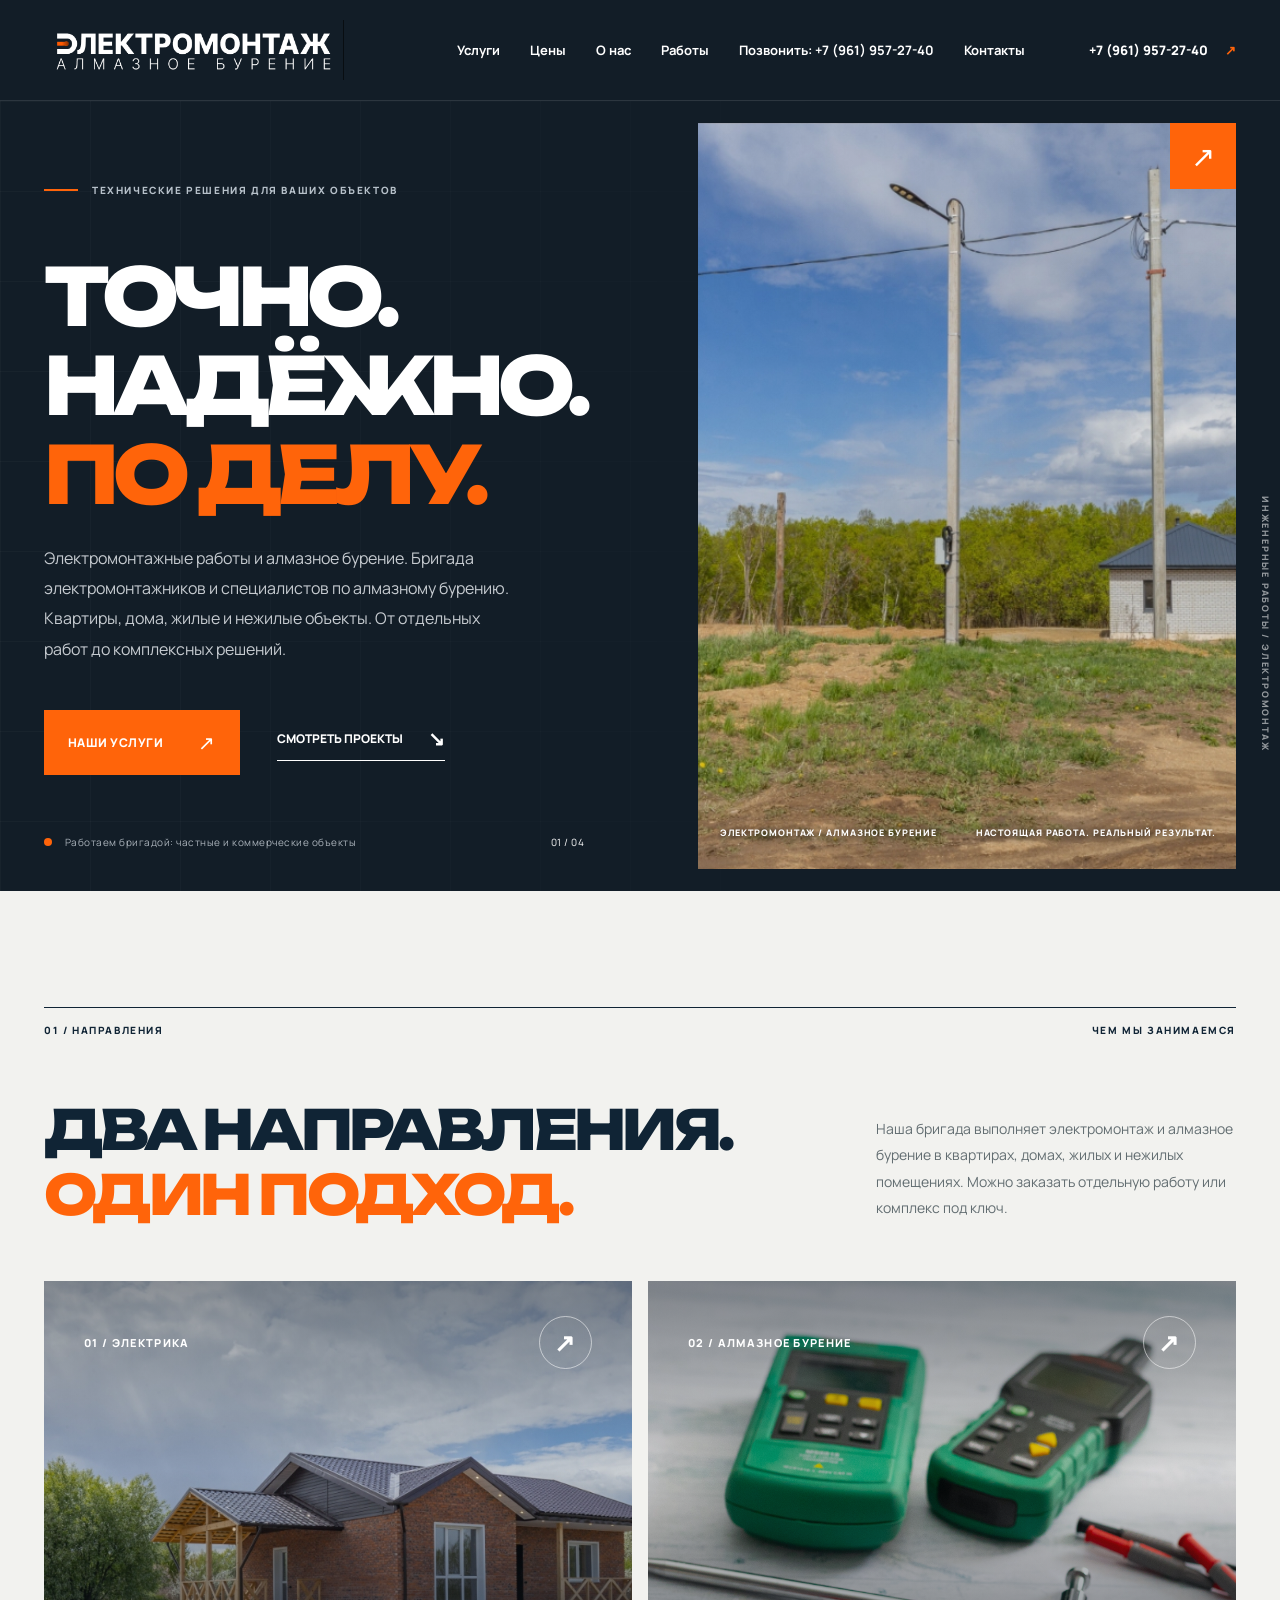
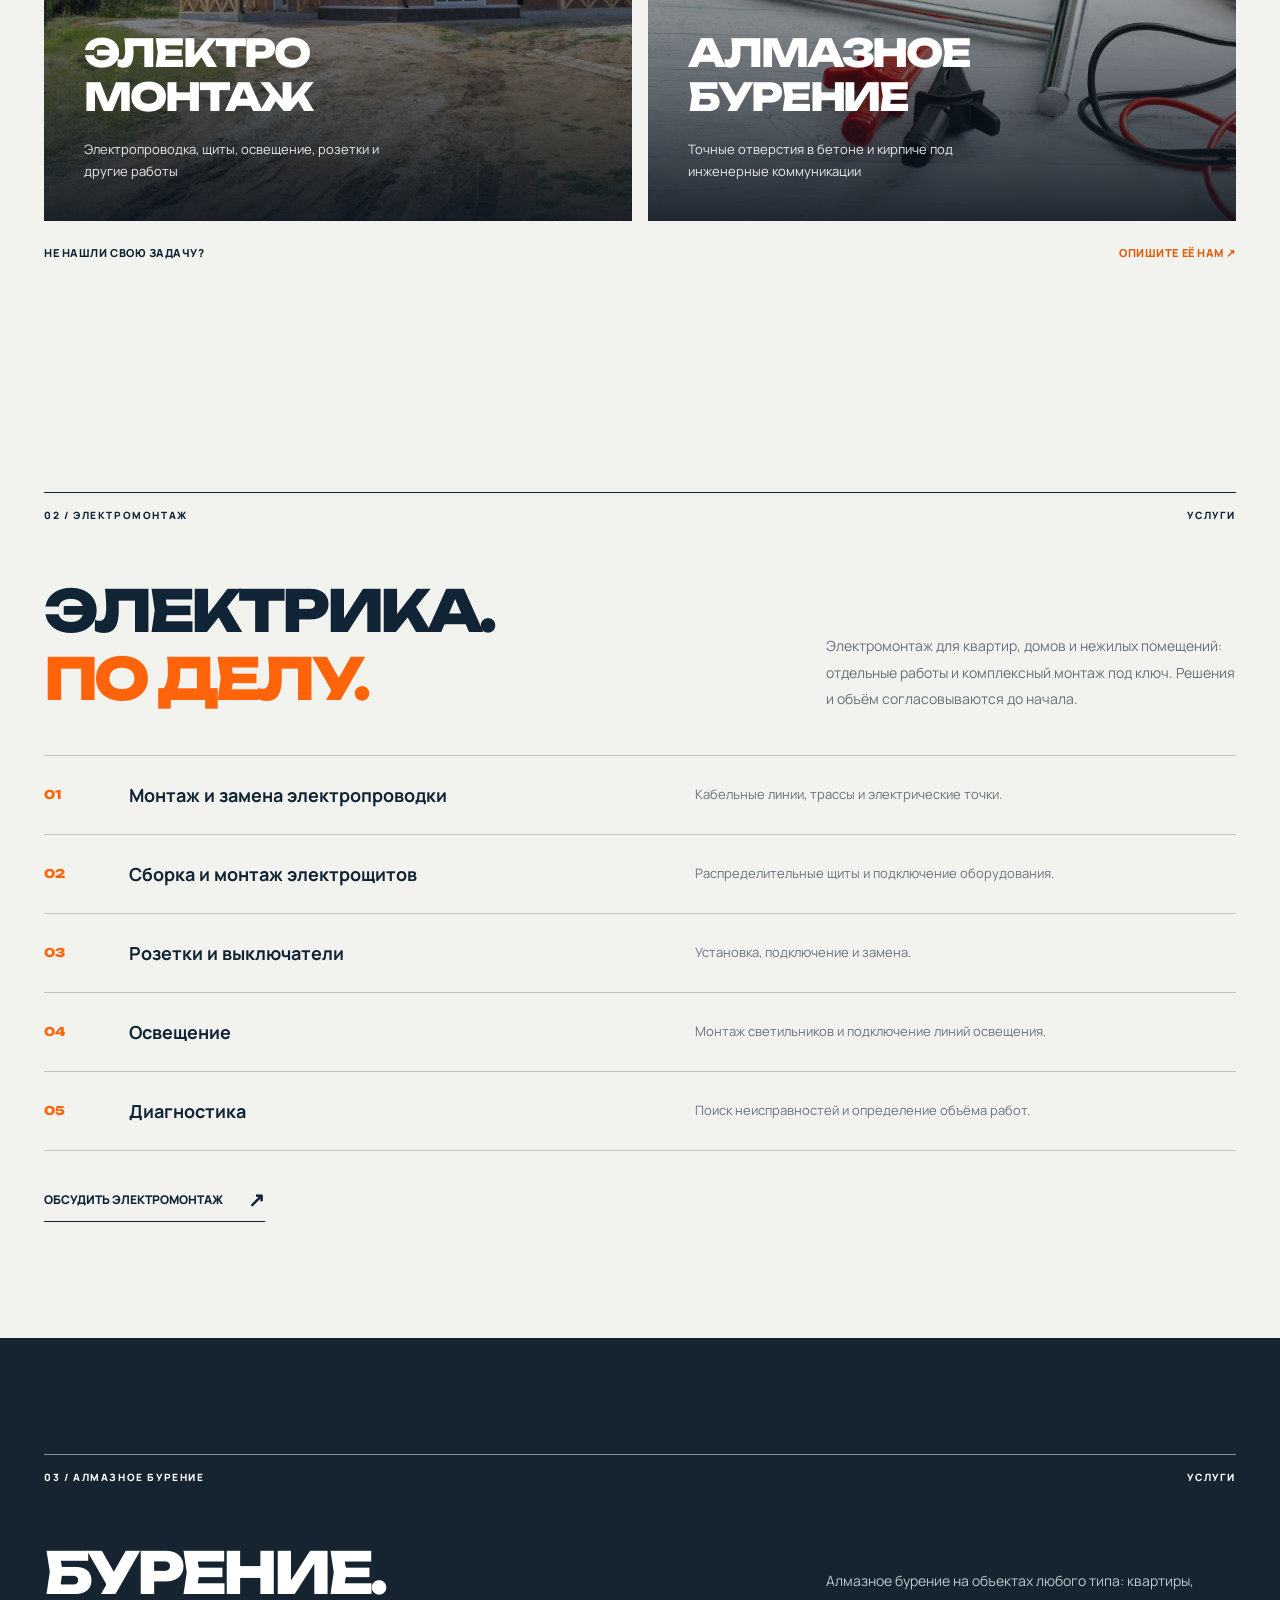
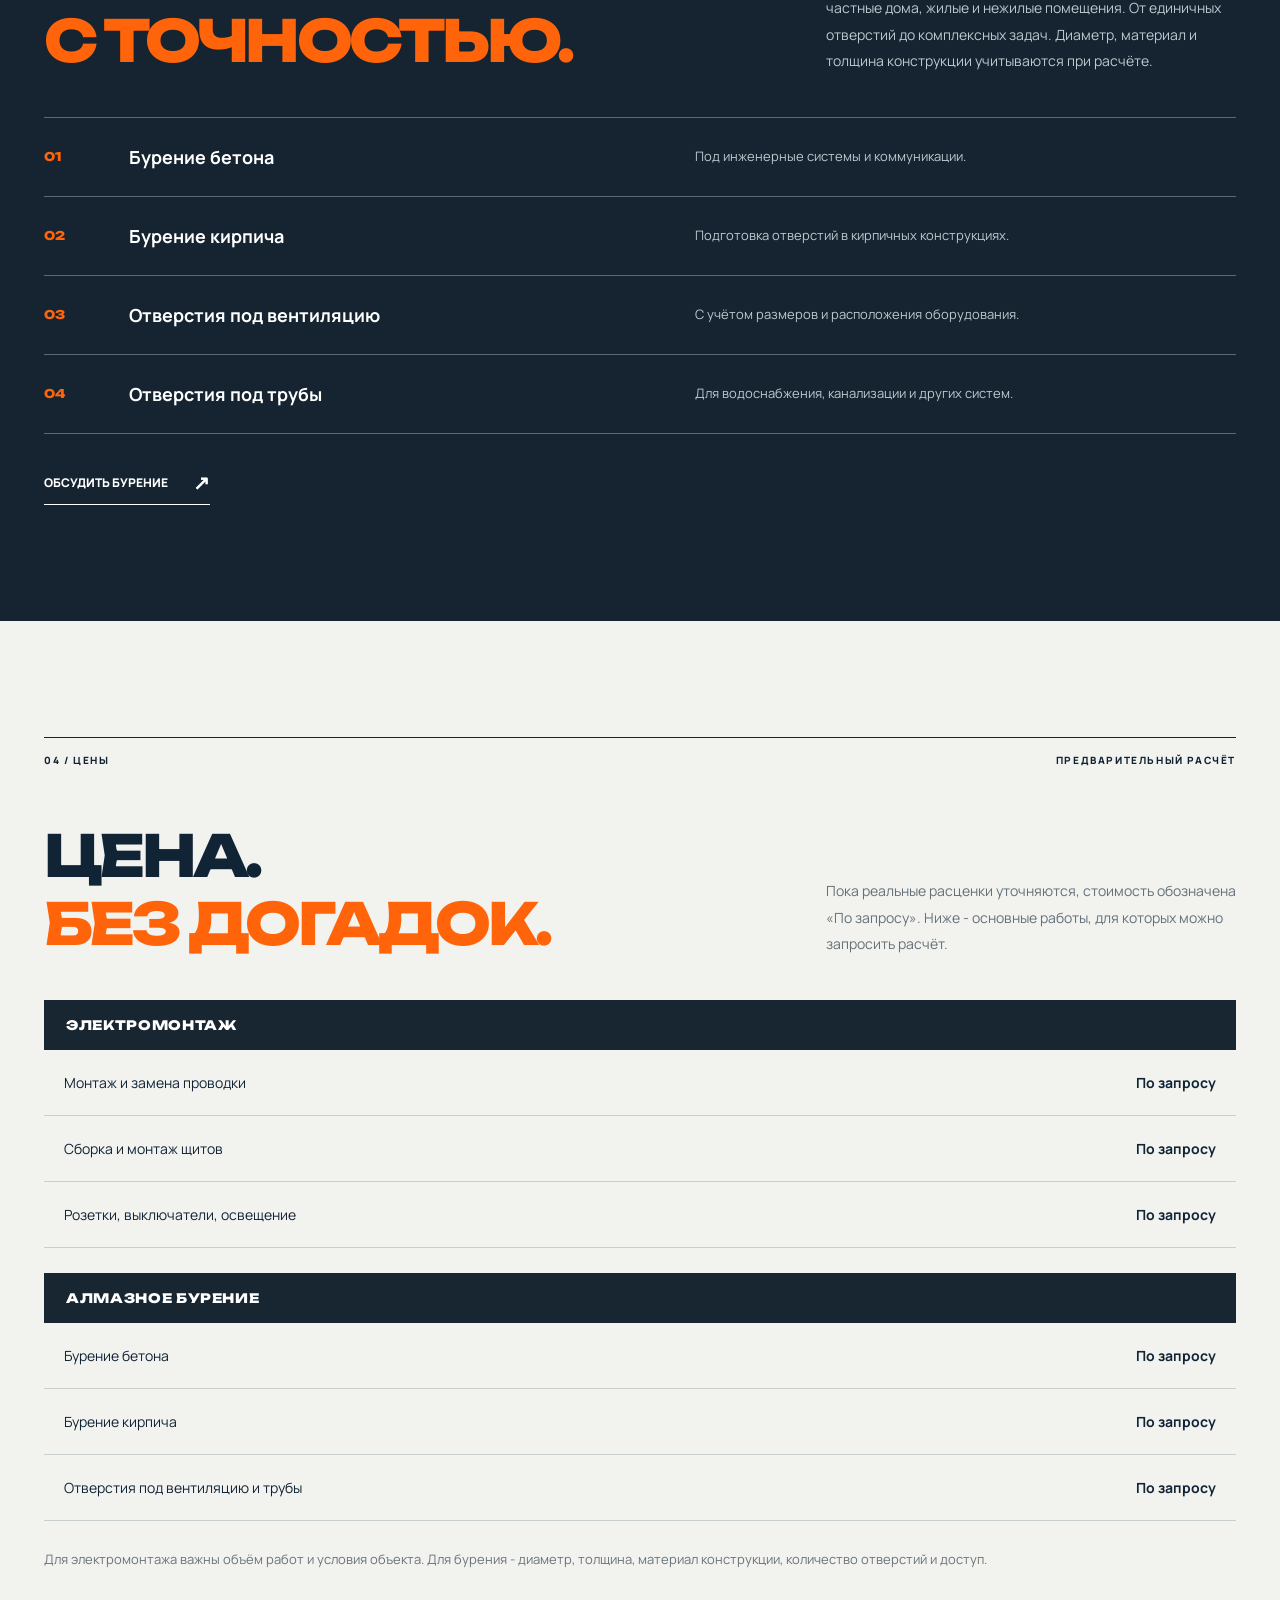
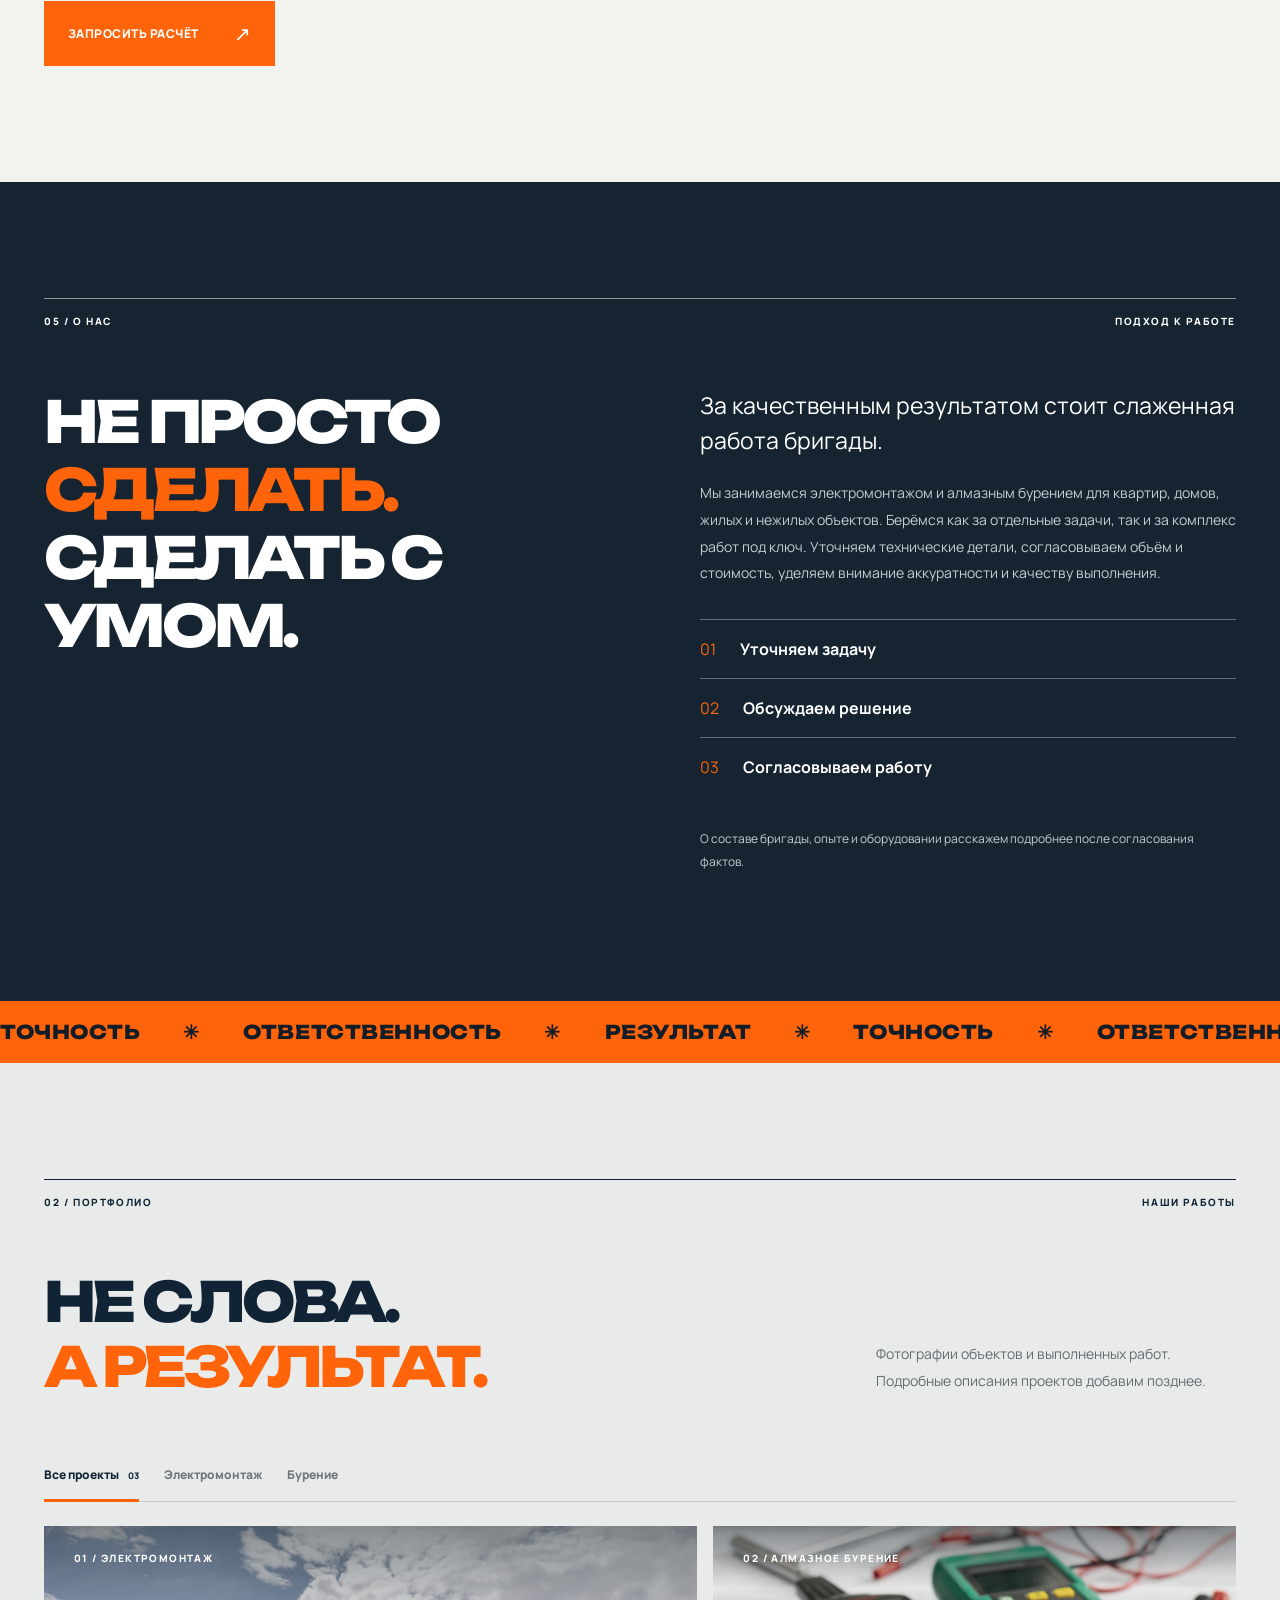
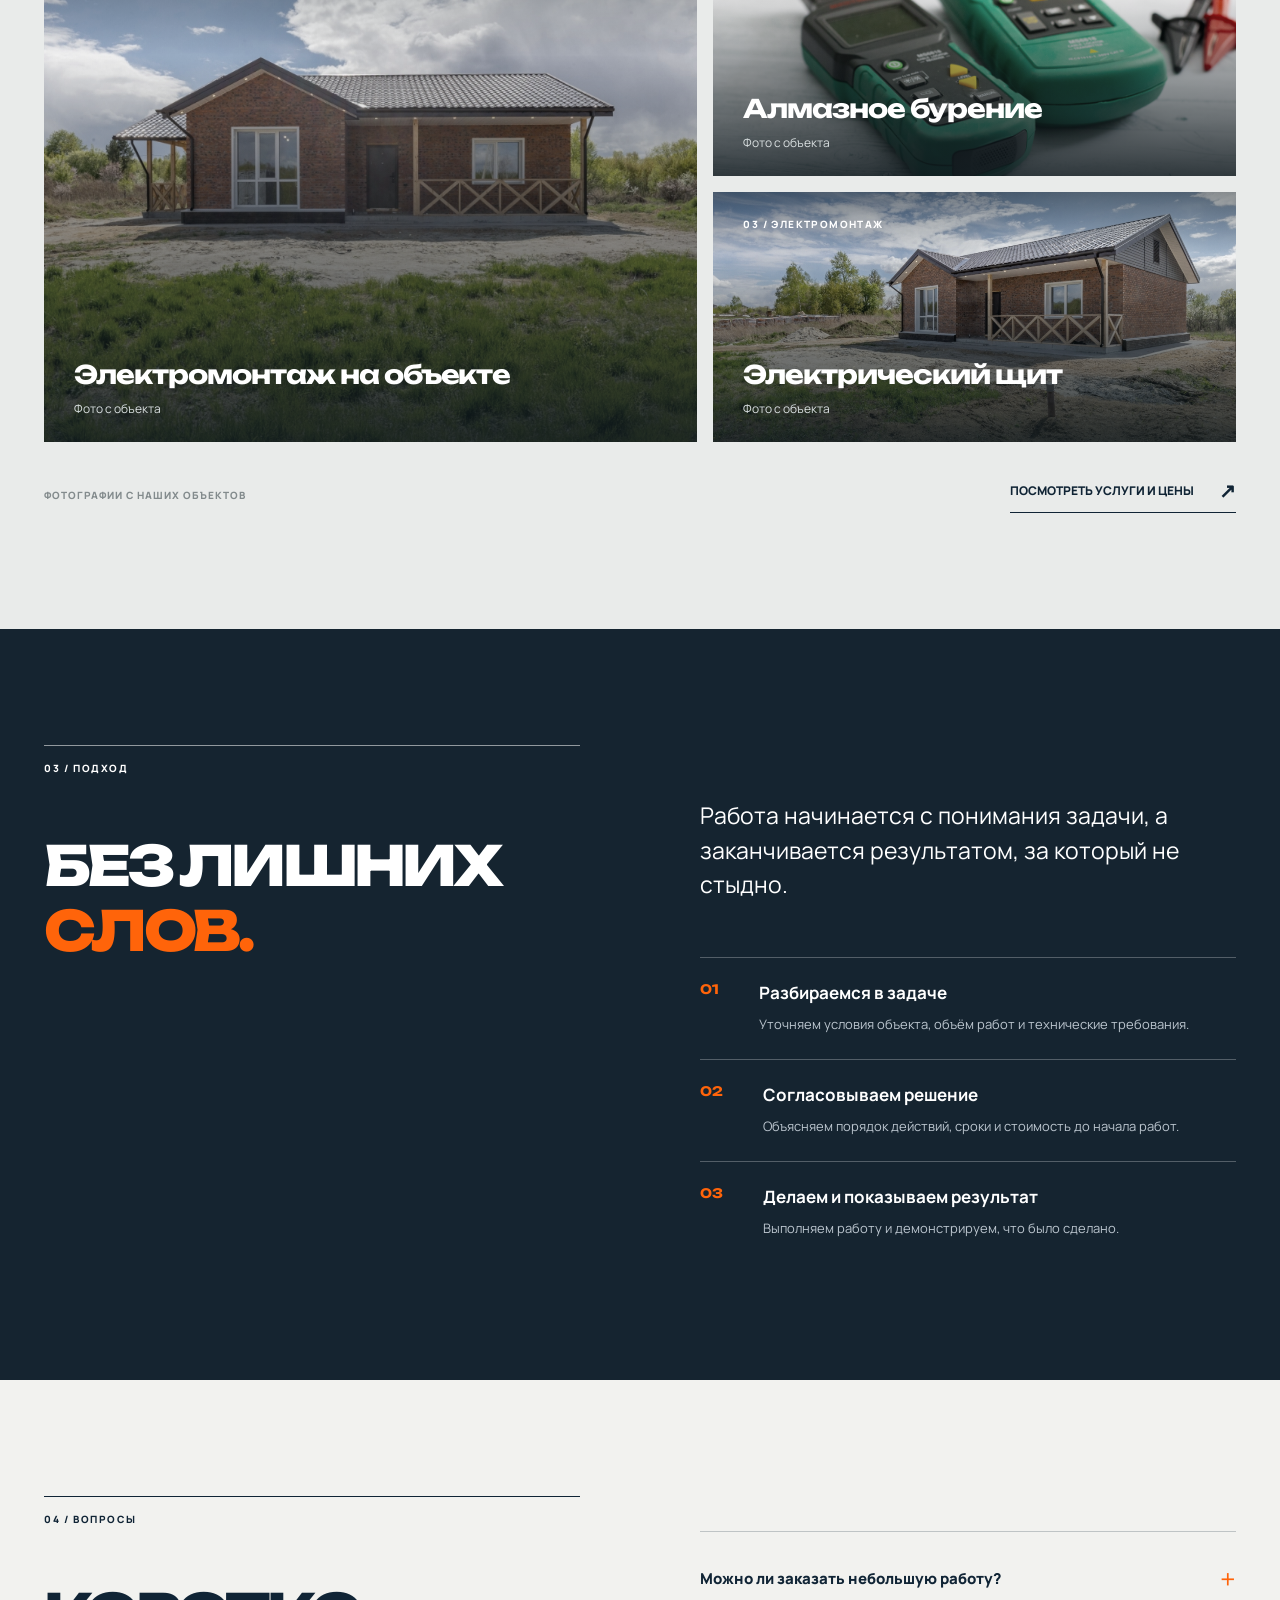
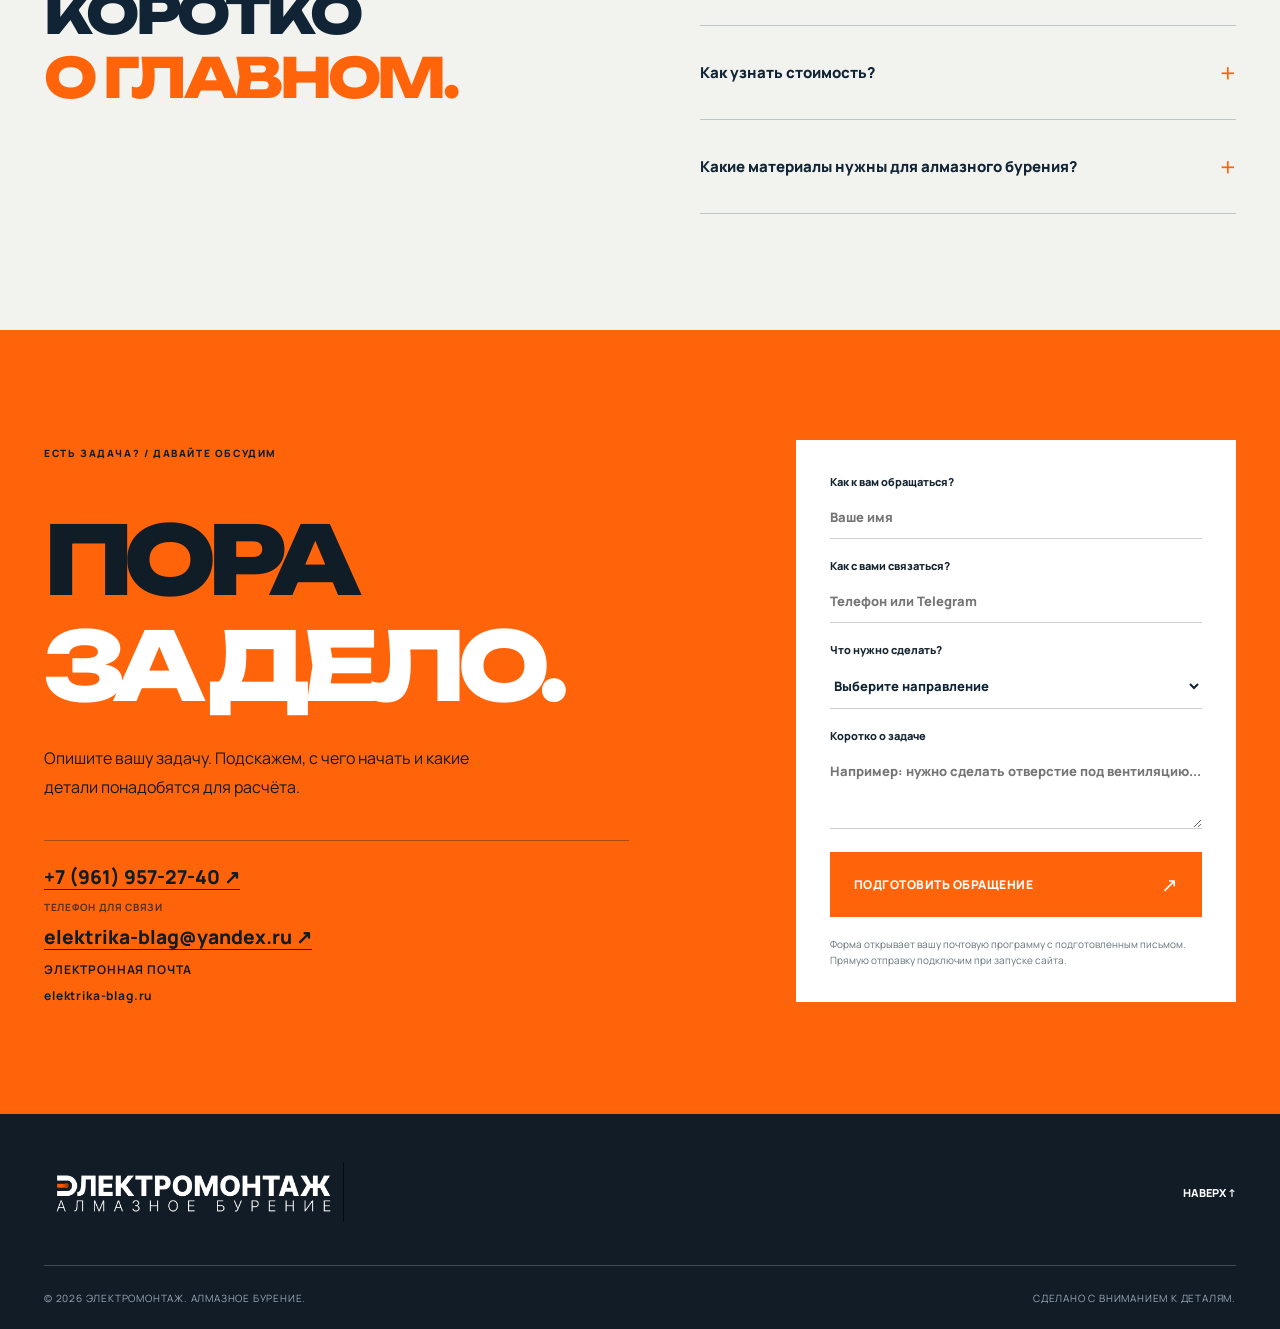
<file: index.html>
<!doctype html>
<html lang="ru">
<head>
  <meta charset="utf-8">
  <meta name="viewport" content="width=device-width, initial-scale=1">
  <meta name="theme-color" content="#101e2a">
  <meta name="description" content="Электромонтажные работы и алмазное бурение. Монтаж проводки, щитов и освещения, бурение отверстий под инженерные коммуникации. Посмотрите наши проекты и оставьте заявку.">
  <title>Электромонтаж и алмазное бурение | ЭЛЕКТРОМОНТАЖ</title>
  <link rel="preconnect" href="https://fonts.googleapis.com">
  <link rel="preconnect" href="https://fonts.gstatic.com" crossorigin>
  <link href="https://fonts.googleapis.com/css2?family=Manrope:wght@400;500;600;700;800&family=Unbounded:wght@500;600;700;800&display=swap" rel="stylesheet">
  <link rel="stylesheet" href="css/style.css?v=photos-20261029-1">
</head>
<body>
  <a class="skip-link" href="#main">Перейти к содержимому</a>
  <header class="site-header" id="top">
    <div class="shell header-inner">
      <a class="logo-link" href="index.html" aria-label="Электромонтаж — главная"><img src="assets/logo-light.png" alt="Электромонтаж. Алмазное бурение" width="318" height="64"></a>
      <nav class="desktop-nav" aria-label="Основное меню"><a href="#services">Услуги</a><a href="#prices">Цены</a><a href="#about">О нас</a><a href="#projects">Работы</a><a href="tel:+79619572740">Позвонить: +7 (961) 957-27-40</a><a href="#contact">Контакты</a></nav>
      <a class="header-contact" href="tel:+79619572740" aria-label="Позвонить +7 961 957-27-40">+7 (961) 957-27-40 <span aria-hidden="true">↗</span></a>
      <button class="menu-toggle" type="button" aria-controls="mobile-menu" aria-expanded="false" aria-label="Открыть меню"><span></span><span></span></button>
    </div>
    <nav class="mobile-nav" id="mobile-menu" aria-label="Мобильное меню" hidden><a href="#services">Услуги</a><a href="#prices">Цены</a><a href="#about">О нас</a><a href="#projects">Работы</a><a href="#faq">Вопросы</a><a href="#contact">Контакты</a></nav>
  </header>

  <main id="main">
    <section class="hero" aria-labelledby="hero-title">
      <div class="hero-grid" aria-hidden="true"></div>
      <div class="shell hero-layout">
        <div class="hero-copy">
          <div class="eyebrow"><span class="orange-line"></span> ТЕХНИЧЕСКИЕ РЕШЕНИЯ ДЛЯ ВАШИХ ОБЪЕКТОВ</div>
          <h1 id="hero-title">ТОЧНО.<br>НАДЁЖНО.<br><span>ПО ДЕЛУ.</span></h1>
          <p>Электромонтажные работы и алмазное бурение. Бригада электромонтажников и специалистов по алмазному бурению. Квартиры, дома, жилые и нежилые объекты. От отдельных работ до комплексных решений.</p>
          <div class="hero-actions"><a class="btn btn-orange" href="#services">Наши услуги <span>↗</span></a><a class="text-link light-link" href="#projects">Смотреть проекты <span>↘</span></a></div>
          <div class="hero-bottom"><span><i class="status-dot"></i> Работаем бригадой: частные и коммерческие объекты</span><span class="hero-index">01 / 04</span></div>
        </div>
        <div class="hero-visual">
          <div class="photo photo-hero" role="img" aria-label="Промышленное электрооборудование и электромонтажные работы"></div>
          <div class="photo-caption"><span>ЭЛЕКТРОМОНТАЖ / АЛМАЗНОЕ БУРЕНИЕ</span><span>НАСТОЯЩАЯ РАБОТА. РЕАЛЬНЫЙ РЕЗУЛЬТАТ.</span></div>
          <div class="orange-corner" aria-hidden="true">↗</div>
        </div>
      </div>
      <div class="hero-side-text" aria-hidden="true">ИНЖЕНЕРНЫЕ РАБОТЫ / ЭЛЕКТРОМОНТАЖ</div>
    </section>

    <section class="intro section-pad" id="services" aria-labelledby="services-title">
      <div class="shell">
        <div class="section-kicker"><span>01 / НАПРАВЛЕНИЯ</span><span>ЧЕМ МЫ ЗАНИМАЕМСЯ</span></div>
        <div class="intro-heading"><h2 id="services-title">ДВА НАПРАВЛЕНИЯ.<br><em>ОДИН ПОДХОД.</em></h2><p>Наша бригада выполняет электромонтаж и алмазное бурение в квартирах, домах, жилых и нежилых помещениях. Можно заказать отдельную работу или комплекс под ключ.</p></div>
        <div class="service-grid">
          <a class="service-card" href="#electrical-services">
            <div class="service-photo photo photo-electrical"></div><div class="service-shade"></div>
            <div class="service-top"><span>01 / ЭЛЕКТРИКА</span><span class="circle-arrow">↗</span></div>
            <div class="service-bottom"><h3>ЭЛЕКТРО<br>МОНТАЖ</h3><p>Электропроводка, щиты, освещение, розетки и другие работы</p></div>
          </a>
          <a class="service-card" href="#drilling-services">
            <div class="service-photo photo photo-drilling"></div><div class="service-shade"></div>
            <div class="service-top"><span>02 / АЛМАЗНОЕ БУРЕНИЕ</span><span class="circle-arrow">↗</span></div>
            <div class="service-bottom"><h3>АЛМАЗНОЕ<br>БУРЕНИЕ</h3><p>Точные отверстия в бетоне и кирпиче под инженерные коммуникации</p></div>
          </a>
        </div>
        <p class="service-note">НЕ НАШЛИ СВОЮ ЗАДАЧУ? <a href="#contact">ОПИШИТЕ ЕЁ НАМ ↗</a></p>
      </div>
    </section>

<section class="landing-services section-pad" id="electrical-services" aria-labelledby="electrical-title"><div class="shell"><div class="section-kicker"><span>02 / ЭЛЕКТРОМОНТАЖ</span><span>УСЛУГИ</span></div><div class="landing-heading"><h2 id="electrical-title">ЭЛЕКТРИКА.<br><em>ПО ДЕЛУ.</em></h2><p>Электромонтаж для квартир, домов и нежилых помещений: отдельные работы и комплексный монтаж под ключ. Решения и объём согласовываются до начала.</p></div><div class="landing-services-list"><article><span>01</span><h3>Монтаж и замена электропроводки</h3><p>Кабельные линии, трассы и электрические точки.</p></article><article><span>02</span><h3>Сборка и монтаж электрощитов</h3><p>Распределительные щиты и подключение оборудования.</p></article><article><span>03</span><h3>Розетки и выключатели</h3><p>Установка, подключение и замена.</p></article><article><span>04</span><h3>Освещение</h3><p>Монтаж светильников и подключение линий освещения.</p></article><article><span>05</span><h3>Диагностика</h3><p>Поиск неисправностей и определение объёма работ.</p></article></div><a class="text-link" href="#contact">Обсудить электромонтаж <span>↗</span></a></div></section>
<section class="landing-services landing-services-dark section-pad" id="drilling-services" aria-labelledby="drilling-title"><div class="shell"><div class="section-kicker reverse"><span>03 / АЛМАЗНОЕ БУРЕНИЕ</span><span>УСЛУГИ</span></div><div class="landing-heading"><h2 id="drilling-title">БУРЕНИЕ.<br><em>С ТОЧНОСТЬЮ.</em></h2><p>Алмазное бурение на объектах любого типа: квартиры, частные дома, жилые и нежилые помещения. От единичных отверстий до комплексных задач. Диаметр, материал и толщина конструкции учитываются при расчёте.</p></div><div class="landing-services-list"><article><span>01</span><h3>Бурение бетона</h3><p>Под инженерные системы и коммуникации.</p></article><article><span>02</span><h3>Бурение кирпича</h3><p>Подготовка отверстий в кирпичных конструкциях.</p></article><article><span>03</span><h3>Отверстия под вентиляцию</h3><p>С учётом размеров и расположения оборудования.</p></article><article><span>04</span><h3>Отверстия под трубы</h3><p>Для водоснабжения, канализации и других систем.</p></article></div><a class="text-link light-link" href="#contact">Обсудить бурение <span>↗</span></a></div></section>
<section class="landing-prices section-pad" id="prices" aria-labelledby="prices-title"><div class="shell"><div class="section-kicker"><span>04 / ЦЕНЫ</span><span>ПРЕДВАРИТЕЛЬНЫЙ РАСЧЁТ</span></div><div class="landing-heading"><h2 id="prices-title">ЦЕНА.<br><em>БЕЗ ДОГАДОК.</em></h2><p>Пока реальные расценки уточняются, стоимость обозначена «По запросу». Ниже - основные работы, для которых можно запросить расчёт.</p></div><div class="landing-price-table"><div class="landing-price-category">ЭЛЕКТРОМОНТАЖ</div><div><span>Монтаж и замена проводки</span><strong>По запросу</strong></div><div><span>Сборка и монтаж щитов</span><strong>По запросу</strong></div><div><span>Розетки, выключатели, освещение</span><strong>По запросу</strong></div><div class="landing-price-category">АЛМАЗНОЕ БУРЕНИЕ</div><div><span>Бурение бетона</span><strong>По запросу</strong></div><div><span>Бурение кирпича</span><strong>По запросу</strong></div><div><span>Отверстия под вентиляцию и трубы</span><strong>По запросу</strong></div></div><p class="landing-price-note">Для электромонтажа важны объём работ и условия объекта. Для бурения - диаметр, толщина, материал конструкции, количество отверстий и доступ.</p><a class="btn btn-orange" href="#contact">Запросить расчёт <span>↗</span></a></div></section>
<section class="landing-about section-pad" id="about" aria-labelledby="about-title"><div class="shell"><div class="section-kicker reverse"><span>05 / О НАС</span><span>ПОДХОД К РАБОТЕ</span></div><div class="landing-about-grid"><div><h2 id="about-title">НЕ ПРОСТО<br><em>СДЕЛАТЬ.</em><br>СДЕЛАТЬ С УМОМ.</h2></div><div><p class="landing-about-lead">За качественным результатом стоит слаженная работа бригады.</p><p>Мы занимаемся электромонтажом и алмазным бурением для квартир, домов, жилых и нежилых объектов. Берёмся как за отдельные задачи, так и за комплекс работ под ключ. Уточняем технические детали, согласовываем объём и стоимость, уделяем внимание аккуратности и качеству выполнения.</p><div class="landing-about-steps"><div><span>01</span><strong>Уточняем задачу</strong></div><div><span>02</span><strong>Обсуждаем решение</strong></div><div><span>03</span><strong>Согласовываем работу</strong></div></div><p class="landing-about-note">О составе бригады, опыте и оборудовании расскажем подробнее после согласования фактов.</p></div></div></div></section>
    <section class="ticker" aria-label="Наш принцип"><div class="ticker-track">ТОЧНОСТЬ <span>✳</span> ОТВЕТСТВЕННОСТЬ <span>✳</span> РЕЗУЛЬТАТ <span>✳</span> ТОЧНОСТЬ <span>✳</span> ОТВЕТСТВЕННОСТЬ <span>✳</span> РЕЗУЛЬТАТ <span>✳</span></div></section>

    <section class="projects section-pad" id="projects" aria-labelledby="projects-title">
      <div class="shell">
        <div class="section-kicker"><span>02 / ПОРТФОЛИО</span><span>НАШИ РАБОТЫ</span></div>
        <div class="projects-heading"><h2 id="projects-title">НЕ СЛОВА.<br><em>А РЕЗУЛЬТАТ.</em></h2><p>Фотографии объектов и выполненных работ. Подробные описания проектов добавим позднее.</p></div>
        <div class="project-controls" role="group" aria-label="Фильтр проектов"><button class="filter is-active" type="button" data-filter="all" aria-pressed="true">Все проекты <span>03</span></button><button class="filter" type="button" data-filter="electrical" aria-pressed="false">Электромонтаж</button><button class="filter" type="button" data-filter="drilling" aria-pressed="false">Бурение</button></div>
        <div class="project-grid">
          <article class="project-card large" data-category="electrical"><div class="project-photo photo photo-project-1"></div><div class="project-overlay"><span class="project-number">01 / ЭЛЕКТРОМОНТАЖ</span><div><h3>Электромонтаж на объекте</h3><p>Фото с объекта</p></div></div></article>
          <article class="project-card" data-category="drilling"><div class="project-photo photo photo-project-2"></div><div class="project-overlay"><span class="project-number">02 / АЛМАЗНОЕ БУРЕНИЕ</span><div><h3>Алмазное бурение</h3><p>Фото с объекта</p></div></div></article>
          <article class="project-card" data-category="electrical"><div class="project-photo photo photo-project-3"></div><div class="project-overlay"><span class="project-number">03 / ЭЛЕКТРОМОНТАЖ</span><div><h3>Электрический щит</h3><p>Фото с объекта</p></div></div></article>
        </div>
        <div class="projects-foot"><span>ФОТОГРАФИИ С НАШИХ ОБЪЕКТОВ</span><a class="text-link" href="#prices">Посмотреть услуги и цены <span>↗</span></a></div>
      </div>
    </section>

    <section class="approach section-pad" id="approach" aria-labelledby="approach-title"><div class="shell approach-grid"><div><div class="section-kicker reverse"><span>03 / ПОДХОД</span></div><h2 id="approach-title">БЕЗ ЛИШНИХ<br><em>СЛОВ.</em></h2></div><div class="approach-content"><p class="approach-lead">Работа начинается с понимания задачи, а заканчивается результатом, за который не стыдно.</p><div class="approach-item"><span>01</span><div><h3>Разбираемся в задаче</h3><p>Уточняем условия объекта, объём работ и технические требования.</p></div></div><div class="approach-item"><span>02</span><div><h3>Согласовываем решение</h3><p>Объясняем порядок действий, сроки и стоимость до начала работ.</p></div></div><div class="approach-item"><span>03</span><div><h3>Делаем и показываем результат</h3><p>Выполняем работу и демонстрируем, что было сделано.</p></div></div></div></div></section>

    <section class="faq section-pad" id="faq" aria-labelledby="faq-title"><div class="shell faq-grid"><div><div class="section-kicker"><span>04 / ВОПРОСЫ</span></div><h2 id="faq-title">КОРОТКО<br><em>О ГЛАВНОМ.</em></h2></div><div class="faq-list"><details><summary>Можно ли заказать небольшую работу? <span>+</span></summary><p>Расскажите, что нужно сделать. Обсудим задачу и возможность выезда.</p></details><details><summary>Как узнать стоимость? <span>+</span></summary><p>Опишите работу и по возможности приложите фотографии объекта. После уточнения деталей можно будет рассчитать стоимость.</p></details><details><summary>Какие материалы нужны для алмазного бурения? <span>+</span></summary><p>Для оценки бурения важно знать материал стены, её толщину, диаметр и количество отверстий, а также условия доступа.</p></details></div></div></section>

    <section class="contact" id="contact" aria-labelledby="contact-title"><div class="shell contact-inner"><div class="contact-heading"><span class="contact-kicker">ЕСТЬ ЗАДАЧА? / ДАВАЙТЕ ОБСУДИМ</span><h2 id="contact-title">ПОРА<br><span>ЗА ДЕЛО.</span></h2><p>Опишите вашу задачу. Подскажем, с чего начать и какие детали понадобятся для расчёта.</p><div class="contact-direct"><a href="tel:+79619572740">+7 (961) 957-27-40 ↗</a><span>ТЕЛЕФОН ДЛЯ СВЯЗИ</span><a href="mailto:elektrika-blag@yandex.ru">elektrika-blag@yandex.ru ↗</a><span>ЭЛЕКТРОННАЯ ПОЧТА</span><span>elektrika-blag.ru</span></div></div><form id="contact-form" class="contact-form"><label>Как к вам обращаться?<input required name="name" autocomplete="name" placeholder="Ваше имя"></label><label>Как с вами связаться?<input required name="contact" placeholder="Телефон или Telegram"></label><label>Что нужно сделать?<select name="service" required><option value="" selected disabled>Выберите направление</option><option>Электромонтаж</option><option>Алмазное бурение</option><option>Другое / нужен совет</option></select></label><label>Коротко о задаче<textarea name="message" rows="3" placeholder="Например: нужно сделать отверстие под вентиляцию..."></textarea></label><button class="btn btn-orange" type="submit">Подготовить обращение <span>↗</span></button><p class="form-hint">Форма открывает вашу почтовую программу с подготовленным письмом. Прямую отправку подключим при запуске сайта.</p></form></div></section>
  </main>

  <footer class="footer"><div class="shell"><div class="footer-top"><a class="footer-logo" href="#top"><img src="assets/logo-light.png" alt="Электромонтаж. Алмазное бурение" loading="lazy"></a><a href="#top" class="up-link">НАВЕРХ ↑</a></div><div class="footer-bottom"><span>© <span id="year">2026</span> ЭЛЕКТРОМОНТАЖ. АЛМАЗНОЕ БУРЕНИЕ.</span><span>СДЕЛАНО С ВНИМАНИЕМ К ДЕТАЛЯМ.</span></div></div></footer>
  <script src="js/main.js" defer></script>
</body>
</html>
</file>
<file: css/style.css>
:root{--ink:#102435;--graphite:#17212a;--dark:#121d27;--orange:#ff640a;--paper:#f2f2ef;--muted:#777f84;--line:#d3d6d5;--heading:'Unbounded','Arial Black',sans-serif;--body:'Manrope',Arial,sans-serif}*{box-sizing:border-box}html{scroll-behavior:smooth;scroll-padding-top:85px}body{margin:0;background:var(--paper);color:var(--ink);font-family:var(--body);-webkit-font-smoothing:antialiased}a{color:inherit;text-decoration:none}button,input,textarea,select{font:inherit}button{cursor:pointer}img{max-width:100%;display:block}.shell{width:min(100% - 88px,1440px);margin-inline:auto}.skip-link{position:absolute;top:-100px;left:20px;background:white;color:#111;padding:14px;z-index:30}.skip-link:focus{top:14px}.site-header{background:#121d27;color:#fff;position:relative;z-index:10;border-bottom:1px solid rgba(255,255,255,.11)}.header-inner{height:100px;display:flex;align-items:center;gap:44px}.logo-link{display:flex;align-items:center;width:300px;flex:none}.logo-link img{width:100%;height:auto}.desktop-nav{display:flex;gap:30px;align-items:center;margin-left:auto}.desktop-nav a{font-size:13px;font-weight:700;transition:color .2s}.desktop-nav a:hover,.header-contact:hover{color:var(--orange)}.header-contact{font-size:13px;font-weight:800;text-transform:uppercase;margin-left:20px;white-space:nowrap}.header-contact span{color:var(--orange);padding-left:14px}.menu-toggle{display:none;background:none;border:0;width:40px;height:40px}.menu-toggle span{display:block;width:28px;height:2px;background:white;margin:6px auto}.mobile-nav{background:#15222c;padding:15px 7% 28px}.mobile-nav a{display:block;padding:14px 0;border-bottom:1px solid #ffffff22}.hero{background:var(--dark);color:white;position:relative;overflow:hidden}.hero-grid{pointer-events:none;position:absolute;inset:0;background-image:linear-gradient(to right,rgba(255,255,255,.027) 1px,transparent 1px),linear-gradient(to bottom,rgba(255,255,255,.027) 1px,transparent 1px);background-size:90px 90px;mask-image:linear-gradient(to right,#000,transparent 80%)}.hero-layout{display:grid;grid-template-columns:54% 46%;min-height:670px;position:relative}.hero-copy{display:flex;flex-direction:column;align-items:flex-start;padding:82px 40px 42px 0;position:relative;z-index:2}.eyebrow,.section-kicker,.contact-kicker{font-size:10px;font-weight:800;letter-spacing:.16em}.eyebrow{display:flex;align-items:center;gap:14px;color:#b7c1ca}.orange-line{height:2px;width:34px;background:var(--orange)}h1,h2,h3,p{margin-top:0}.hero h1{font:800 clamp(50px,6.2vw,102px)/1.12 var(--heading);letter-spacing:-.075em;margin:55px 0 24px;position:relative;z-index:3;white-space:nowrap}.hero h1 span{color:var(--orange)}.hero-copy>p{font-size:16px;line-height:1.9;color:#c6cbd0;max-width:475px}.hero-actions{display:flex;align-items:center;gap:37px;margin-top:30px}.btn{display:inline-flex;align-items:center;justify-content:space-between;gap:35px;border:0;padding:19px 24px;font-size:12px;text-transform:uppercase;letter-spacing:.04em;font-weight:800;transition:transform .25s,background .25s}.btn:hover{transform:translateY(-3px)}.btn-orange{background:var(--orange);color:#fff}.btn-orange:hover{background:#e75700}.btn span{font-size:20px;font-weight:400}.text-link{display:inline-flex;gap:25px;align-items:center;font-size:12px;font-weight:800;text-transform:uppercase;border-bottom:1px solid currentColor;padding-bottom:8px}.light-link{color:white}.text-link span{font-size:20px}.hero-bottom{margin-top:auto;padding-top:60px;display:flex;align-items:center;justify-content:space-between;width:100%;max-width:540px;font-size:10px;letter-spacing:.05em;color:#aab2ba}.status-dot{display:inline-block;width:8px;height:8px;border-radius:50%;background:var(--orange);margin-right:10px}.hero-index{color:white}.hero-visual{position:relative;margin-left:10px;min-height:670px}.photo{background-size:cover;background-position:center;background-color:#34454d}.photo-hero{position:absolute;inset:22px 0 22px 0;background-image:linear-gradient(90deg,rgba(18,29,39,.05),rgba(18,29,39,.1)),url('../assets/%D0%A1%D0%B8%D1%80%D0%B5%D0%BD%D0%B5%D0%B2%D0%B0%D1%8F%2C%20%D0%AD%D0%BB%D0%B5%D0%BA%D1%82%D1%80%D0%B8%D0%BA%D0%B0%2C%20%D0%A6%D0%B2%D0%B5%D0%BB%D1%91%D0%B2%20%E2%80%94%20%D0%BA%D0%BE%D0%BF%D0%B8%D1%8F/IMG_3897.jpg');filter:saturate(.67) contrast(1.1)}.photo-caption{position:absolute;left:22px;bottom:52px;right:20px;display:flex;justify-content:space-between;gap:15px;font-size:9px;font-weight:800;letter-spacing:.1em;text-shadow:0 1px 7px #000}.orange-corner{position:absolute;right:0;top:22px;width:66px;height:66px;background:var(--orange);display:grid;place-items:center;font-size:29px}.hero-side-text{position:absolute;right:8px;top:50%;writing-mode:vertical-rl;font-size:9px;font-weight:800;letter-spacing:.2em;color:#ffffff8c}.section-pad{padding:116px 0}.section-kicker{display:flex;justify-content:space-between;gap:10px;border-top:1px solid var(--ink);padding-top:15px}.intro-heading,.projects-heading{display:flex;justify-content:space-between;gap:45px;align-items:end;margin:60px 0 55px}.intro-heading h2,.projects-heading h2,.approach h2,.faq h2{font:800 clamp(34px,4.3vw,69px)/1.17 var(--heading);letter-spacing:-.065em;margin:0}.intro-heading h2 em,.projects-heading h2 em,.approach h2 em,.faq h2 em{font-style:normal;color:var(--orange)}.intro-heading p,.projects-heading p{max-width:360px;margin:0 0 4px;font-size:14px;line-height:1.9;color:#626d71}.service-grid{display:grid;grid-template-columns:1fr 1fr;gap:16px}.service-card{height:540px;position:relative;overflow:hidden;color:#fff}.service-photo{position:absolute;inset:0;transition:transform .8s cubic-bezier(.2,.65,.2,1)}.service-card:hover .service-photo{transform:scale(1.07)}.photo-electrical{background-image:url('../assets/%D0%A1%D0%B8%D1%80%D0%B5%D0%BD%D0%B5%D0%B2%D0%B0%D1%8F%2C%20%D0%AD%D0%BB%D0%B5%D0%BA%D1%82%D1%80%D0%B8%D0%BA%D0%B0%2C%20%D0%A6%D0%B2%D0%B5%D0%BB%D1%91%D0%B2%20%E2%80%94%20%D0%BA%D0%BE%D0%BF%D0%B8%D1%8F/IMG_3904.jpg')}.photo-drilling{background-image:url('../assets/%D0%9B%D1%91%D1%88%D0%B5/IMG_7820.jpg')}.service-shade{position:absolute;inset:0;background:linear-gradient(180deg,rgba(10,20,30,.47),rgba(10,20,30,.08) 35%,rgba(10,20,30,.9) 100%)}.service-top,.service-bottom{position:absolute;left:40px;right:40px}.service-top{top:35px;display:flex;align-items:center;justify-content:space-between;font-size:11px;font-weight:800;letter-spacing:.12em}.circle-arrow{width:53px;height:53px;border:1px solid #fff8;border-radius:50%;display:grid;place-items:center;font-size:25px;transition:background .25s}.service-card:hover .circle-arrow{background:var(--orange);border-color:var(--orange)}.service-bottom{bottom:39px}.service-bottom h3{font:800 clamp(30px,3vw,49px)/1.14 var(--heading);letter-spacing:-.055em;margin-bottom:19px}.service-bottom p{font-size:13px;line-height:1.7;max-width:330px;margin:0;color:#e7eaed}.service-note{display:flex;justify-content:space-between;gap:20px;margin:24px 0 0;font-size:11px;font-weight:800;letter-spacing:.05em}.service-note a{color:#e55b07}.ticker{background:var(--orange);color:var(--dark);overflow:hidden;padding:19px 0}.ticker-track{white-space:nowrap;font:800 19px var(--heading);letter-spacing:.03em;width:max-content;animation:marquee 30s linear infinite}.ticker span{margin:0 38px}@keyframes marquee{to{transform:translateX(-50%)}}.projects{background:#e9ebea}.projects-heading{align-items:end}.project-controls{display:flex;gap:25px;border-bottom:1px solid #c6cbcd;margin-bottom:24px}.filter{border:0;background:none;color:#6d777c;font-size:12px;font-weight:800;padding:13px 0 18px;position:relative}.filter span{font-size:9px;margin-left:7px}.filter.is-active{color:var(--ink)}.filter.is-active::after{content:"";height:3px;background:var(--orange);position:absolute;bottom:-1px;left:0;right:0}.project-grid{display:grid;grid-template-columns:1.25fr 1fr;grid-template-rows:250px 250px;gap:16px}.project-card{position:relative;overflow:hidden;min-height:250px;color:#fff}.project-card[hidden]{display:none}.project-card.large{grid-row:span 2}.project-photo{position:absolute;inset:0;filter:saturate(.62);transition:transform .6s}.project-card:hover .project-photo{transform:scale(1.04)}.photo-project-1{background-image:url('../assets/%D0%A1%D0%B8%D1%80%D0%B5%D0%BD%D0%B5%D0%B2%D0%B0%D1%8F%2C%20%D0%AD%D0%BB%D0%B5%D0%BA%D1%82%D1%80%D0%B8%D0%BA%D0%B0%2C%20%D0%A6%D0%B2%D0%B5%D0%BB%D1%91%D0%B2%20%E2%80%94%20%D0%BA%D0%BE%D0%BF%D0%B8%D1%8F/IMG_3929.jpg')}.photo-project-2{background-image:url('../assets/%D0%9B%D1%91%D1%88%D0%B5/IMG_7829.jpg')}.photo-project-3{background-image:url('../assets/%D0%A1%D0%B8%D1%80%D0%B5%D0%BD%D0%B5%D0%B2%D0%B0%D1%8F%2C%20%D0%AD%D0%BB%D0%B5%D0%BA%D1%82%D1%80%D0%B8%D0%BA%D0%B0%2C%20%D0%A6%D0%B2%D0%B5%D0%BB%D1%91%D0%B2%20%E2%80%94%20%D0%BA%D0%BE%D0%BF%D0%B8%D1%8F/IMG_3939.jpg')}.project-overlay{position:absolute;inset:0;padding:25px 30px;display:flex;flex-direction:column;justify-content:space-between;background:linear-gradient(180deg,rgba(15,25,30,.48),transparent 25%,rgba(15,25,30,.85))}.project-number{font-size:10px;letter-spacing:.14em;font-weight:800}.project-overlay h3{font:700 clamp(19px,2vw,31px) var(--heading);letter-spacing:-.04em;margin:0 0 10px}.project-overlay p{font-size:12px;margin:0;color:#d8dedf}.projects-foot{display:flex;justify-content:space-between;align-items:center;gap:25px;margin-top:35px}.projects-foot>span{font-size:10px;font-weight:800;color:#838b8d;letter-spacing:.1em}.approach{background:#152430;color:white}.section-kicker.reverse{border-color:#ffffff88}.approach-grid{display:grid;grid-template-columns:1fr 1fr;gap:10%}.approach h2{margin-top:58px}.approach-content{padding-top:53px}.approach-lead{font-size:23px;line-height:1.5;max-width:580px;margin:0 0 55px}.approach-item{border-top:1px solid #ffffff44;padding:23px 0;display:flex;gap:40px}.approach-item>span{color:var(--orange);font:700 13px var(--heading)}.approach-item h3{font-size:17px;margin:0 0 9px}.approach-item p{font-size:13px;line-height:1.8;color:#bbc5ce;margin:0}.faq-grid{display:grid;grid-template-columns:1fr 1fr;gap:10%}.faq h2{margin-top:55px}.faq-list{padding-top:35px}details{border-top:1px solid #bfc4c5}details:last-child{border-bottom:1px solid #bfc4c5}summary{list-style:none;cursor:pointer;padding:28px 0;display:flex;justify-content:space-between;align-items:center;gap:20px;font-weight:800;font-size:15px}summary::-webkit-details-marker{display:none}summary span{font-size:27px;font-weight:400;color:var(--orange)}details[open] summary span{transform:rotate(45deg)}details p{font-size:13px;line-height:1.9;color:#657278;max-width:490px;padding-bottom:22px;margin:0}.contact{background:var(--orange);color:#101d27;padding:110px 0}.contact-inner{display:grid;grid-template-columns:1fr 440px;gap:14%;align-items:start}.contact-heading h2{font:800 clamp(60px,7.4vw,120px)/1.12 var(--heading);letter-spacing:-.09em;margin:45px 0 25px}.contact-heading h2 span{color:white}.contact-heading p{font-size:16px;line-height:1.8;max-width:440px}.contact-form{background:#fff;padding:34px;display:grid;gap:19px;color:#152430}.contact-form label{display:grid;gap:7px;font-size:11px;font-weight:800}.contact-form input,.contact-form select,.contact-form textarea{width:100%;border:0;border-bottom:1px solid #ccd0d2;border-radius:0;background:transparent;padding:12px 0;font-size:13px;outline:none;resize:vertical;color:#102435}.contact-form input:focus,.contact-form select:focus,.contact-form textarea:focus{border-bottom-color:var(--orange)}.contact-form .btn{width:100%;margin-top:4px}.form-hint{color:#68747a;font-size:10px;line-height:1.6;margin:0}.footer{background:#111c26;color:white;padding:48px 0 24px}.footer-top,.footer-bottom{display:flex;justify-content:space-between;align-items:center;gap:25px}.footer-logo{max-width:300px}.up-link{font-size:11px;font-weight:800}.footer-bottom{border-top:1px solid #ffffff35;padding-top:25px;margin-top:43px;font-size:10px;letter-spacing:.08em;color:#9aa8b5}@media(max-width:1180px){.shell{width:min(100% - 56px,1440px)}.header-inner{gap:20px}.logo-link{width:245px}.desktop-nav{gap:17px}.header-contact{margin-left:0}.hero-layout{grid-template-columns:55% 45%}.hero h1{font-size:clamp(48px,5.8vw,72px)}}@media(max-width:880px){.desktop-nav,.header-contact{display:none}.menu-toggle{display:block;margin-left:auto}.header-inner{height:80px}.hero-layout{grid-template-columns:1fr}.hero-copy{padding:75px 0 45px}.hero h1{font-size:clamp(48px,9vw,92px);margin-top:40px}.hero-visual{min-height:390px;margin:0}.photo-hero{inset:0 0 18px}.orange-corner{top:0}.photo-caption{bottom:35px}.hero-bottom{padding-top:45px}.section-pad{padding:80px 0}.intro-heading,.projects-heading{align-items:start;flex-direction:column;gap:25px;margin:40px 0}.service-card{height:440px}.service-top,.service-bottom{left:25px;right:25px}.approach-grid,.faq-grid{gap:5%}.contact-inner{grid-template-columns:1fr 1fr;gap:8%}.contact-heading h2{font-size:clamp(50px,6.5vw,80px)}.contact-form{padding:24px}}@media(max-width:650px){.shell{width:calc(100% - 36px)}.logo-link{width:218px}.header-inner{height:74px}.hero-copy{padding:48px 0 32px}.eyebrow{font-size:9px}.hero h1{font-size:clamp(40px,10.3vw,66px);line-height:1.2;margin:34px 0 22px}.hero-copy>p{font-size:14px;line-height:1.8}.hero-actions{gap:20px;flex-wrap:wrap}.btn{padding:17px 18px;font-size:11px}.text-link{font-size:10px;gap:12px}.hero-bottom{font-size:9px;gap:18px}.hero-visual{min-height:330px}.photo-caption{font-size:8px;flex-direction:column}.orange-corner{width:54px;height:54px}.hero-side-text{display:none}.section-pad{padding:65px 0}.section-kicker{font-size:9px}.intro-heading h2,.projects-heading h2,.approach h2,.faq h2{font-size:clamp(31px,7.8vw,47px)}.intro-heading p,.projects-heading p{font-size:13px}.service-grid{grid-template-columns:1fr}.service-card{height:430px}.service-bottom h3{font-size:37px}.service-note{font-size:9px;flex-wrap:wrap}.ticker-track{font-size:13px}.project-controls{gap:18px}.filter{font-size:10px}.project-grid{display:grid;grid-template-columns:1fr;grid-template-rows:none}.project-card,.project-card.large{height:320px;grid-row:auto}.project-card.large{height:390px}.projects-foot{align-items:start;flex-direction:column}.approach-grid,.faq-grid{grid-template-columns:1fr;gap:20px}.approach h2,.faq h2{margin-top:35px}.approach-content,.faq-list{padding-top:15px}.approach-lead{font-size:19px;margin-bottom:30px}.contact{padding:70px 0}.contact-inner{grid-template-columns:1fr;gap:30px}.contact-heading h2{font-size:clamp(56px,14vw,85px);margin:25px 0}.contact-heading p{font-size:14px}.contact-form{padding:23px}.footer-logo{max-width:220px}.footer-bottom{align-items:start;flex-direction:column;font-size:9px}.footer-top{align-items:center}}@media(prefers-reduced-motion:reduce){*,*::before,*::after{scroll-behavior:auto!important;animation:none!important;transition:none!important}}
/* Internal service page starter layouts */
.inner-hero{background:#121d27;color:#fff;padding:45px 0 85px}.back-link{font-size:11px;font-weight:800;color:#bdc7ce}.inner-grid{display:grid;grid-template-columns:1fr 45%;gap:9%;align-items:center;margin-top:55px}.inner-label{font-size:10px;letter-spacing:.15em;color:var(--orange);font-weight:800}.inner-hero h1{font:800 clamp(32px,4.4vw,67px)/1.25 var(--heading);letter-spacing:-.075em;overflow-wrap:anywhere;margin:28px 0}.inner-hero p{font-size:16px;line-height:1.85;max-width:540px;color:#c6cdd4;margin-bottom:34px}.inner-photo{min-height:430px}.inner-services h2{font:800 clamp(30px,4vw,60px)/1.2 var(--heading);letter-spacing:-.06em;margin:45px 0}.inner-services h2 em{font-style:normal;color:var(--orange)}.inner-services ul{list-style:none;margin:0 0 35px;padding:0}.inner-services li{display:flex;align-items:center;gap:35px;padding:22px 0;border-bottom:1px solid #c6cacb}.inner-services li span{font:800 12px var(--heading);color:var(--orange)}.inner-services li b{font-size:17px}.inner-disclaimer{font-size:13px;line-height:1.8;color:#637078;margin-bottom:35px}@media(max-width:750px){.inner-grid{grid-template-columns:1fr;gap:34px}.inner-photo{min-height:320px}.inner-hero{padding:38px 0 55px}.inner-services li{gap:22px}.inner-services li b{font-size:14px}}

/* Editorial pages - about and prices */
.editorial-hero{background:#121d27;color:white;padding:72px 0 110px;position:relative;overflow:hidden}.editorial-hero:after{content:"";position:absolute;right:-6%;top:18%;width:32vw;height:32vw;border:1px solid #ffffff22;border-radius:50%;pointer-events:none}.editorial-hero .section-kicker{border-color:#ffffff55}.editorial-hero h1{font:800 clamp(38px,6vw,100px)/1.15 var(--heading);letter-spacing:-.07em;margin:70px 0 30px;position:relative;z-index:1}.editorial-hero h1 em,.editorial-title em,.editorial-cta em{font-style:normal;color:var(--orange)}.editorial-hero p{max-width:710px;font-size:17px;line-height:1.9;color:#c8d0d6;margin-bottom:35px}.editorial-split{display:grid;grid-template-columns:1fr 1fr;gap:11%}.editorial-title{font:800 clamp(34px,4.2vw,68px)/1.2 var(--heading);letter-spacing:-.065em;margin:44px 0}.editorial-copy{padding-top:40px}.editorial-copy p{font-size:15px;line-height:1.9;color:#647079}.editorial-copy .lead{font-size:23px;line-height:1.6;color:inherit}.editorial-dark{background:#152430;color:white}.editorial-dark .editorial-copy p{color:#c2cbd2}.editorial-steps{display:grid;grid-template-columns:repeat(4,1fr);gap:18px;margin-top:60px}.editorial-steps article{border-top:1px solid #ffffff66;padding:24px 0}.editorial-steps article>span{color:var(--orange);font:800 13px var(--heading)}.editorial-steps h3{font-size:18px;margin:35px 0 15px}.editorial-steps p{font-size:13px;line-height:1.8;color:#bdc8d0}.editorial-link-list{margin-top:35px}.editorial-link-list a{display:grid;grid-template-columns:220px 1fr 50px;gap:20px;align-items:center;border-bottom:1px solid #c8cdcd;padding:35px 0}.editorial-link-list a span{font-size:11px;letter-spacing:.1em}.editorial-link-list strong{font:800 clamp(20px,3vw,42px)/1.2 var(--heading);letter-spacing:-.05em}.editorial-link-list b{color:var(--orange);font-size:30px}.editorial-note{font-size:12px;line-height:1.9;color:#6a777d;margin-top:30px}.editorial-cta{background:#f0ece6;padding:95px 0}.editorial-cta .shell{display:flex;align-items:end;justify-content:space-between;gap:30px}.editorial-cta h2{font:800 clamp(36px,5vw,76px)/1.17 var(--heading);letter-spacing:-.07em;margin:0}.rate-group{margin-top:65px}.rate-heading{display:flex;align-items:center;gap:30px;margin-bottom:22px}.rate-heading span{color:var(--orange);font:700 13px var(--heading)}.rate-heading h2{font:800 clamp(25px,3.2vw,45px)/1.2 var(--heading);letter-spacing:-.05em;margin:0}.rate-row{display:grid;grid-template-columns:1fr 210px;gap:30px;align-items:center;padding:26px 0;border-top:1px solid #c8cdcd}.rate-row:last-child{border-bottom:1px solid #c8cdcd}.rate-row h3{font-size:17px;margin:0 0 7px}.rate-row p{font-size:13px;color:#647079;line-height:1.6;margin:0}.rate-row>div:last-child{text-align:right}.rate-row strong{display:block;font-size:16px}.rate-row>div:last-child span{font-size:11px;color:#778287}
@media(max-width:800px){.editorial-split{grid-template-columns:1fr;gap:0}.editorial-copy{padding-top:0}.editorial-steps{grid-template-columns:repeat(2,1fr)}.editorial-link-list a{grid-template-columns:1fr 40px}.editorial-link-list a span{grid-column:1/-1}.editorial-link-list a b{grid-column:2;grid-row:2}.editorial-hero{padding:55px 0 75px}}@media(max-width:540px){.editorial-hero h1{font-size:clamp(32px,10vw,56px);margin:45px 0 22px}.editorial-hero p{font-size:14px}.editorial-steps{grid-template-columns:1fr}.editorial-steps article{padding:17px 0}.editorial-steps h3{margin:16px 0 8px}.editorial-cta .shell{display:block}.editorial-cta .btn{margin-top:30px}.rate-row{grid-template-columns:1fr;gap:12px}.rate-row>div:last-child{text-align:left}.editorial-link-list strong{font-size:20px}}

.service-detail-list{margin-top:35px}.service-detail-item{display:grid;grid-template-columns:65px minmax(200px, .85fr) 1fr;align-items:start;gap:34px;border-top:1px solid #c6cbcd;padding:30px 0}.service-detail-item:last-child{border-bottom:1px solid #c6cbcd}.service-detail-item>span{font:800 12px var(--heading);color:var(--orange)}.service-detail-item h3{font:700 clamp(17px,2vw,25px)/1.4 var(--heading);letter-spacing:-.04em;margin:0}.service-detail-item p{font-size:14px;line-height:1.85;color:#68757b;margin:0}@media(max-width:690px){.service-detail-item{grid-template-columns:37px 1fr;gap:10px 20px}.service-detail-item p{grid-column:2}}

/* Single-page landing sections */
.landing-heading{display:flex;justify-content:space-between;align-items:end;gap:55px;margin:55px 0 42px}.landing-heading h2,.landing-about h2{font:800 clamp(31px,4.5vw,70px)/1.18 var(--heading);letter-spacing:-.065em;margin:0}.landing-heading h2 em,.landing-about h2 em{font-style:normal;color:var(--orange)}.landing-heading p{max-width:410px;color:#647179;font-size:14px;line-height:1.9;margin:0}.landing-services-list{margin-bottom:35px}.landing-services-list article{display:grid;grid-template-columns:60px minmax(210px,1fr) 1fr;gap:25px;padding:27px 0;border-top:1px solid #bfc7c8;align-items:center}.landing-services-list article:last-child{border-bottom:1px solid #bfc7c8}.landing-services-list article>span{color:var(--orange);font:800 12px var(--heading)}.landing-services-list h3{margin:0;font-size:18px}.landing-services-list p{color:#68757b;font-size:13px;line-height:1.8;margin:0}.landing-services-dark,.landing-about{background:#152430;color:#fff}.landing-services-dark .section-kicker,.landing-about .section-kicker{border-color:#ffffff80}.landing-services-dark .landing-heading p,.landing-services-dark .landing-services-list p{color:#bec8cf}.landing-services-dark .landing-services-list article{border-color:#ffffff50}.landing-price-table{margin-top:40px}.landing-price-category{background:#182632;color:white;padding:17px 22px;font:800 13px var(--heading);letter-spacing:.05em;margin-top:25px}.landing-price-table>div:not(.landing-price-category){display:flex;justify-content:space-between;gap:20px;padding:23px 20px;border-bottom:1px solid #c8cdcd;font-size:14px}.landing-price-table strong{white-space:nowrap}.landing-price-note{font-size:13px;line-height:1.9;color:#6a747b;margin:26px 0 30px}.landing-about-grid{display:grid;grid-template-columns:1fr 1fr;gap:10%;margin-top:60px}.landing-about-lead{font-size:23px;line-height:1.5}.landing-about-grid p:not(.landing-about-lead){color:#c3cdd3;font-size:14px;line-height:1.9}.landing-about-steps{margin:32px 0}.landing-about-steps div{display:flex;gap:24px;padding:18px 0;border-top:1px solid #ffffff50}.landing-about-steps span{color:var(--orange)}.landing-about-note{font-size:12px!important}
@media(max-width:850px){.landing-heading{display:block}.landing-heading p{margin-top:22px}.landing-about-grid{grid-template-columns:1fr;gap:35px}.landing-services-list article{grid-template-columns:40px 1fr}.landing-services-list article p{grid-column:2}.landing-price-table>div:not(.landing-price-category){font-size:13px}}@media(max-width:550px){.landing-heading{margin:35px 0}.landing-services-list h3{font-size:15px}.landing-price-table>div:not(.landing-price-category){flex-direction:column;gap:5px}.landing-about-grid{margin-top:35px}.landing-about-lead{font-size:20px}}

/* Direct business contacts in the landing CTA */
.contact-direct{display:grid;gap:9px;margin-top:38px;padding-top:22px;border-top:1px solid rgba(16,29,39,.35)}.contact-direct a{font:800 clamp(15px,1.5vw,21px)/1.5 var(--body);overflow-wrap:anywhere;text-decoration:underline;text-decoration-thickness:1px;text-underline-offset:5px}.contact-direct>span{font-size:12px;font-weight:700;letter-spacing:.07em}.contact-direct>span:first-of-type{font-size:10px;opacity:.72}.contact-direct a:hover{color:#fff}

/* Local job-site photographs */
.photo-hero{background-position:center;filter:none}.photo-electrical,.photo-drilling,.photo-project-1,.photo-project-2,.photo-project-3{background-position:center}
</file>
